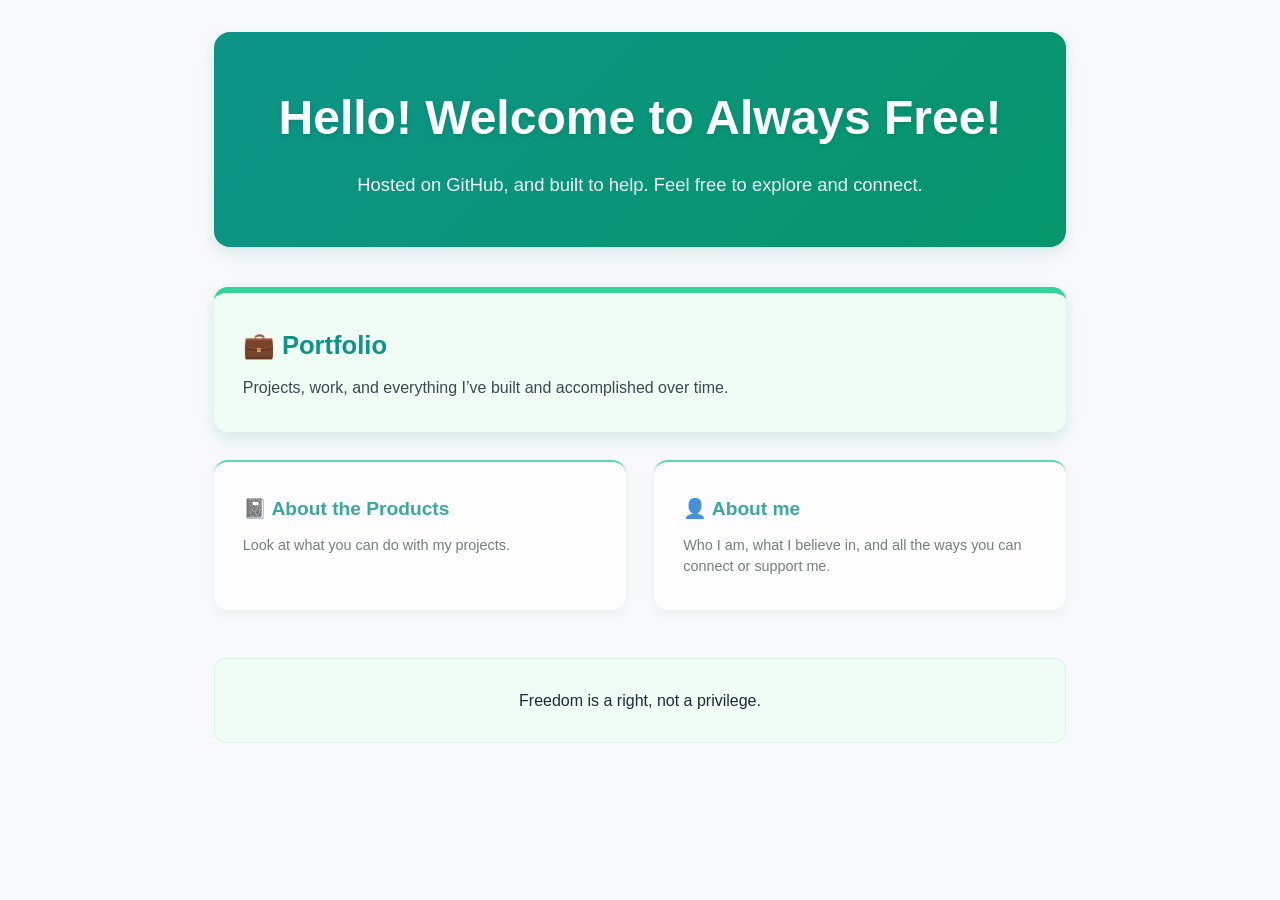
<file: index.html>
<!DOCTYPE html>
<html lang="en">
<head>
  <meta charset="UTF-8">
  <meta name="viewport" content="width=device-width, initial-scale=1.0">
  <title>Always Free</title>
  <link rel="stylesheet" href="style.css">
  <style>
    /* Matches your global theme */
    :root {
      --primary: #0D9488;
      --secondary: #34D399;
      --accent: #059669;
      --light: #F0FDF4;
      --neutral: #F3F4F6;
      --dark: #1F2937;
      --gray: #6B7280;
    }

    /* Header styling — bold & welcoming */
    .hero-header {
      text-align: center;
      padding: 3rem 1.5rem;
      background: linear-gradient(135deg, var(--primary) 0%, var(--accent) 100%);
      color: white;
      border-radius: 16px;
      margin-bottom: 2.5rem;
      box-shadow: 0 6px 16px rgba(13, 148, 136, 0.15);
    }
    .hero-header h1 {
      font-size: clamp(2rem, 5vw, 3rem);
      font-weight: 800;
      margin-bottom: 0.8rem;
      text-shadow: 0 2px 4px rgba(0,0,0,0.1);
    }
    .hero-header p {
      font-size: 1.15rem;
      opacity: 0.95;
      max-width: 600px;
      margin: 0 auto;
      line-height: 1.6;
    }

    /* Grid layout updated for new arrangement */
    .sites-grid {
      display: grid;
      grid-template-columns: 1fr;
      gap: 1.8rem;
      margin-bottom: 3rem;
    }
    .about-row {
      display: grid;
      grid-template-columns: repeat(auto-fit, minmax(280px, 1fr));
      gap: 1.8rem;
    }

    /* Base Card style — consistent with all your sections */
    .site-card {
      background: white;
      border-radius: 14px;
      padding: 2rem 1.8rem;
      text-decoration: none;
      color: inherit;
      border-top: 4px solid var(--secondary);
      box-shadow: 0 4px 12px rgba(0,0,0,0.05);
      transition: all 0.3s ease;
      display: flex;
      flex-direction: column;
      gap: 0.6rem;
    }
    .site-card:hover {
      transform: translateY(-6px);
      box-shadow: 0 10px 24px rgba(13, 148, 136, 0.12);
      border-top-color: var(--primary);
    }
    .site-card h3 {
      color: var(--primary);
      font-size: 1.4rem;
      font-weight: 700;
      display: flex;
      align-items: center;
      gap: 0.5rem;
    }
    .site-card p {
      color: var(--dark);
      font-size: 1rem;
      line-height: 1.5;
      opacity: 0.85;
    }

    /* Portfolio button — prominent */
    .site-card.portfolio-card {
      border-top-width: 6px;
      background: var(--light);
      box-shadow: 0 6px 16px rgba(13, 148, 136, 0.15);
    }
    .site-card.portfolio-card h3 {
      font-size: 1.6rem;
      font-weight: 800;
    }

    /* About buttons — smaller & less prominent */
    .site-card.about-card {
      opacity: 0.8;
      border-top-width: 2px;
    }
    .site-card.about-card h3 {
      font-size: 1.2rem;
      font-weight: 600;
    }
    .site-card.about-card p {
      font-size: 0.9rem;
      opacity: 0.75;
    }
    .site-card.about-card:hover {
      opacity: 1;
    }

    /* Footer styling — cohesive & elegant */
    .page-footer {
      text-align: center;
      padding: 1.8rem;
      background: var(--light);
      border-radius: 12px;
      color: var(--dark);
      font-weight: 500;
      border: 1px solid rgba(13, 148, 136, 0.1);
    }
    .page-footer strong {
      color: var(--accent);
      font-weight: 700;
      font-size: 1.05rem;
    }
  </style>
</head>
<body>
  <div class="container">

    <!-- Hero Header -->
    <header class="hero-header">
      <h1>Hello! Welcome to Always Free!</h1>
      <p>Hosted on GitHub, and built to help. Feel free to explore and connect.</p>
    </header>

    <!-- Navigation Cards -->
    <div class="sites-grid">
      <!-- Portfolio on top (full width) -->
      <a href="portfolio.html" class="site-card portfolio-card">
        <h3>💼 Portfolio</h3>
        <p>Projects, work, and everything I’ve built and accomplished over time.</p>
      </a>

      <!-- Two About cards below, side by side -->
      <div class="about-row">
        <a href="about-products.html" class="site-card about-card">
          <h3>📓 About the Products</h3>
          <p>Look at what you can do with my projects.</p>
        </a>

        <a href="about-me.html" class="site-card about-card">
          <h3>👤 About me</h3>
          <p>Who I am, what I believe in, and all the ways you can connect or support me.</p>
        </a>
      </div>
    </div>

    <!-- Footer -->
    <footer class="page-footer">
      <p>Freedom is a right, not a privilege.</p>
    </footer>

  </div>
</body>
</html>
</file>
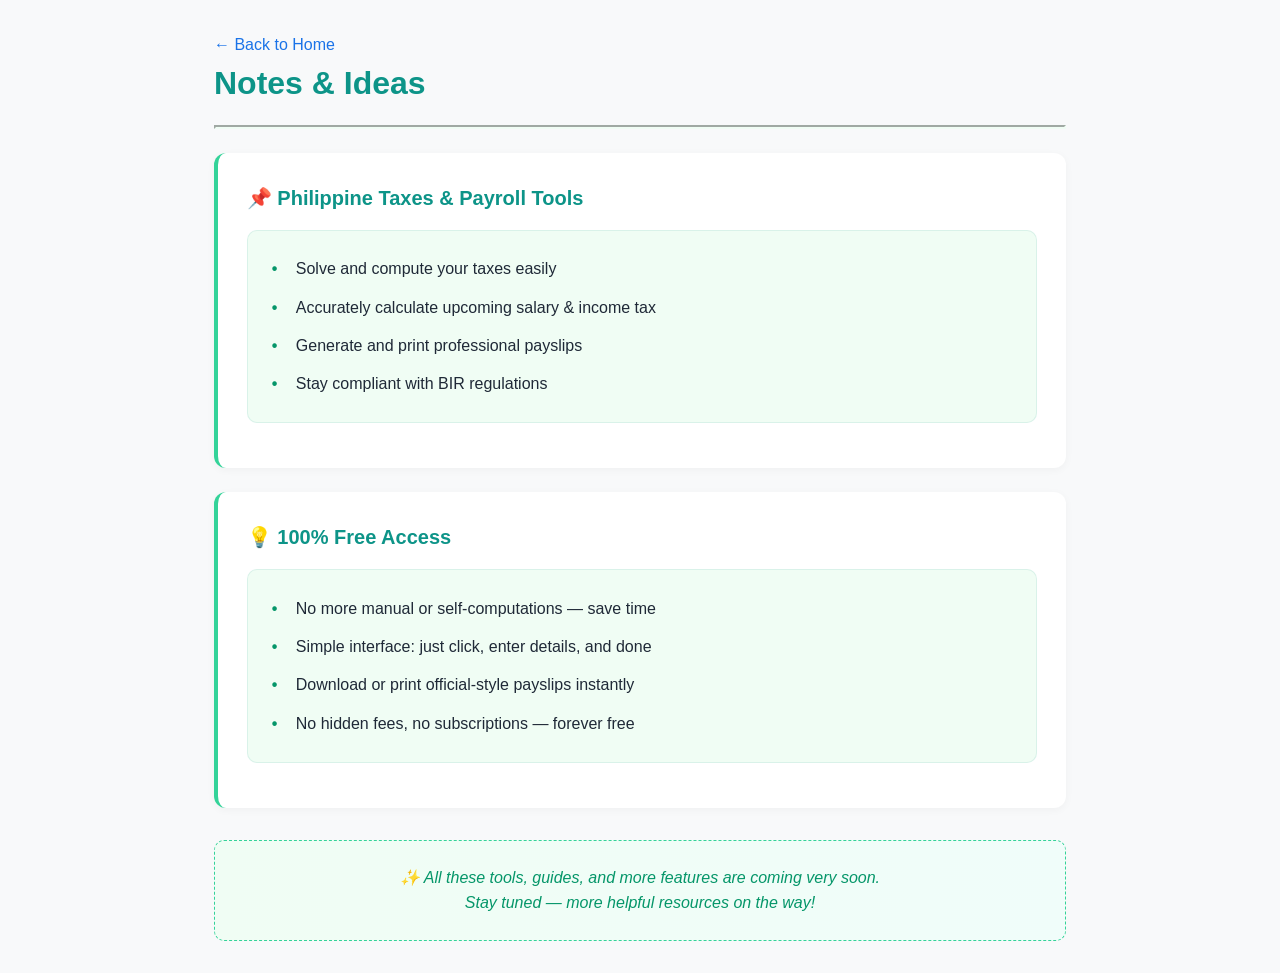
<file: about-products.html>
<!DOCTYPE html>
<html lang="en">
<head>
  <meta charset="UTF-8">
  <meta name="viewport" content="width=device-width, initial-scale=1.0">
  <title>About the Products | Always Free</title>
  <link rel="stylesheet" href="style.css">
  <style>
    /* Matches your global theme */
    :root {
      --primary: #0D9488;
      --secondary: #34D399;
      --accent: #059669;
      --light: #F0FDF4;
      --neutral: #F3F4F6;
      --dark: #1F2937;
      --gray: #6B7280;
    }

    /* Section card style — consistent with other pages */
    .note-card {
      background: white;
      border-radius: 12px;
      padding: 1.8rem;
      margin: 1.5rem 0;
      border-left: 4px solid var(--secondary);
      box-shadow: 0 2px 8px rgba(0,0,0,0.04);
      transition: transform 0.2s ease, box-shadow 0.2s ease;
    }
    .note-card:hover {
      transform: translateX(4px);
      box-shadow: 0 4px 12px rgba(0,0,0,00.08);
    }

    .note-card h3 {
      color: var(--primary);
      font-size: 1.25rem;
      font-weight: 700;
      margin-bottom: 1rem;
      display: flex;
      align-items: center;
      gap: 0.5rem;
    }

    .note-list {
      list-style: none;
      padding: 0;
      margin: 0;
    }
    .note-list li {
      position: relative;
      padding: 0.4rem 0 0.4rem 1.5rem;
      color: var(--dark);
      line-height: 1.6;
    }
    .note-list li::before {
      content: "•";
      color: var(--accent);
      font-weight: bold;
      position: absolute;
      left: 0;
    }

    .highlight-box {
      background: var(--light);
      border-radius: 10px;
      padding: 1.2rem 1.5rem;
      margin: 1rem 0;
      border: 1px solid rgba(13, 148, 136, 0.1);
    }

    .coming-soon {
      background: linear-gradient(to right, var(--light), #f0fdfa);
      border-radius: 10px;
      padding: 1.5rem;
      text-align: center;
      color: var(--accent);
      font-weight: 500;
      font-style: italic;
      margin-top: 2rem;
      border: 1px dashed var(--secondary);
    }
  </style>
</head>
<body>
  <div class="container">
    <a href="index.html">← Back to Home</a>

    <div class="page-content">
      <h1 style="color: var(--primary); font-size: 2rem; font-weight: 700;">Notes & Ideas</h1>
      <hr style="margin: 1rem 0; border-color: var(--light); border-width: 2px;">

      <!-- Philippine Taxes Section -->
      <div class="note-card">
        <h3>📌 Philippine Taxes & Payroll Tools</h3>
        <div class="highlight-box">
          <ul class="note-list">
            <li>Solve and compute your taxes easily</li>
            <li>Accurately calculate upcoming salary & income tax</li>
            <li>Generate and print professional payslips</li>
            <li>Stay compliant with BIR regulations</li>
          </ul>
        </div>
      </div>

      <!-- Free Access Section -->
      <div class="note-card">
        <h3>💡 100% Free Access</h3>
        <div class="highlight-box">
          <ul class="note-list">
            <li>No more manual or self-computations — save time</li>
            <li>Simple interface: just click, enter details, and done</li>
            <li>Download or print official-style payslips instantly</li>
            <li>No hidden fees, no subscriptions — forever free</li>
          </ul>
        </div>
      </div>

      <!-- Coming Soon -->
      <div class="coming-soon">
        ✨ All these tools, guides, and more features are coming very soon.<br>
        Stay tuned — more helpful resources on the way!
      </div>

    </div>
  </div>
</body>
</html>
</file>
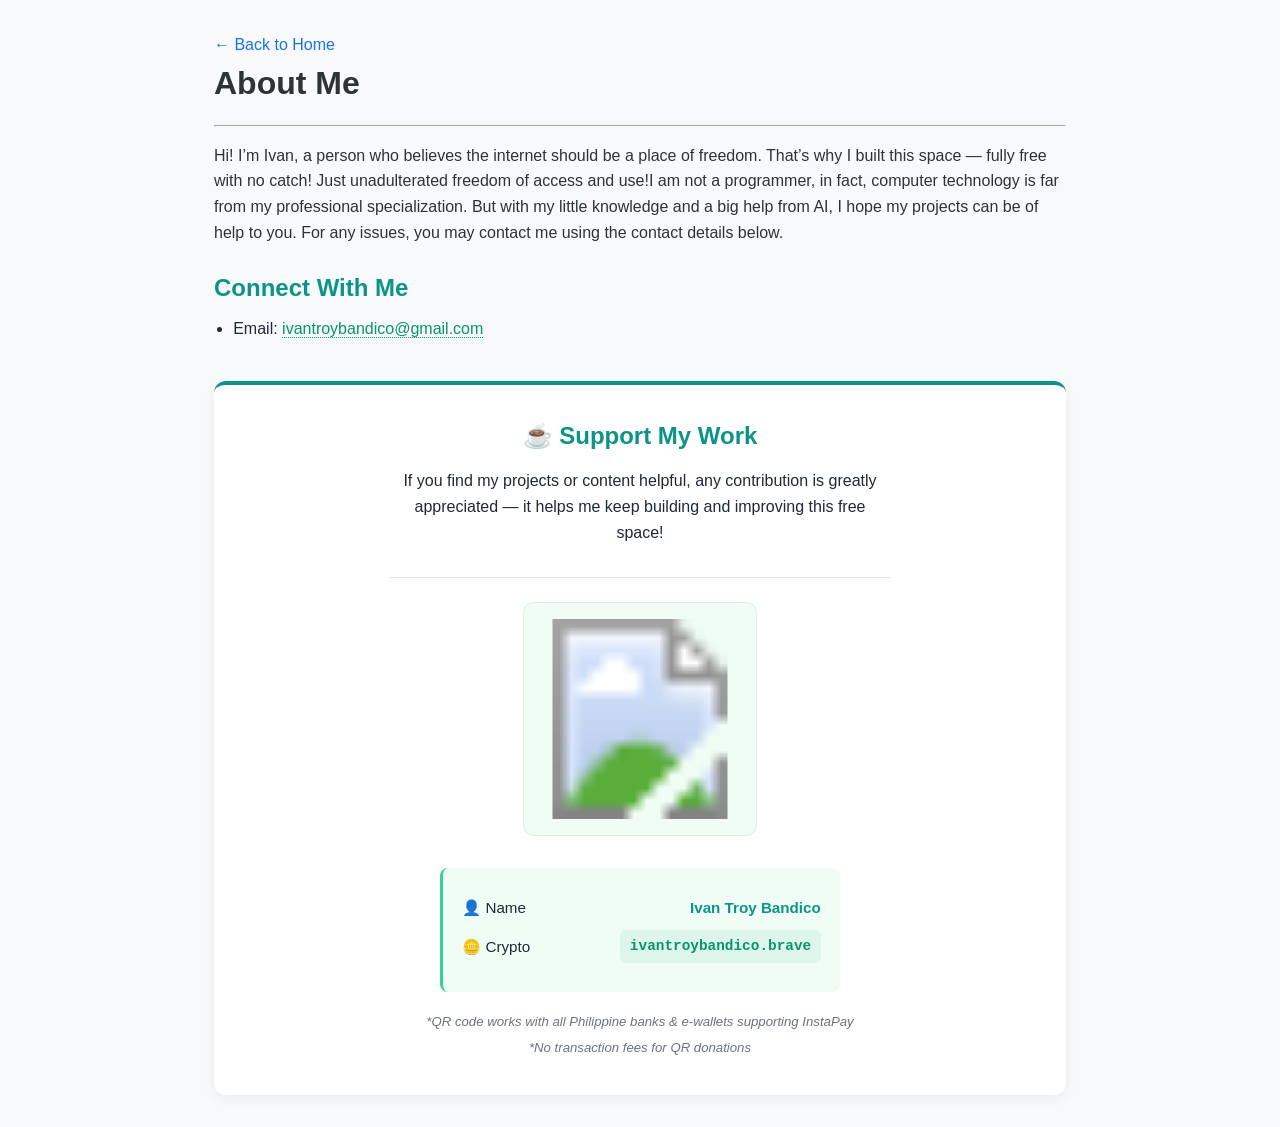
<file: about.html>
<!DOCTYPE html>
<html lang="en">
<head>
  <meta charset="UTF-8">
  <meta name="viewport" content="width=device-width, initial-scale=1.0">
  <title>About Me | ivantportfolio</title>
  <link rel="stylesheet" href="../../style.css">
  <style>
    /* Matches your main theme colors & style */
    :root {
      --primary: #0D9488;
      --secondary: #34D399;
      --accent: #059669;
      --light: #F0FDF4;
      --neutral: #F3F4F6;
      --dark: #1F2937;
      --gray: #6B7280;
    }

    /* Enhanced donation section — consistent with your card design */
    .donation-section {
      background: white;
      border-radius: 12px;
      padding: 2rem;
      margin-top: 2.5rem;
      border-top: 4px solid var(--primary);
      box-shadow: 0 4px 12px rgba(0,0,0,0.05);
      transition: transform 0.3s ease, box-shadow 0.3s ease;
      text-align: center;
    }
    .donation-section:hover {
      transform: translateY(-3px);
      box-shadow: 0 8px 20px rgba(0,0,0,0.08);
    }

    .donation-section h2 {
      color: var(--primary);
      font-size: 1.5rem;
      font-weight: 700;
      margin-bottom: 0.8rem;
      display: flex;
      align-items: center;
      justify-content: center;
      gap: 0.5rem;
    }
    .donation-section p.intro {
      color: var(--dark);
      font-size: 1rem;
      max-width: 500px;
      margin: 0 auto 1.5rem;
      line-height: 1.6;
    }

    /* QR Code styling — clean & framed */
    .qr-wrapper {
      background: var(--light);
      padding: 1rem;
      border-radius: 10px;
      display: inline-block;
      margin-bottom: 1.5rem;
      border: 1px solid rgba(13, 148, 136, 0.1);
    }
    .qr-code {
      width: 200px;
      height: 200px;
      display: block;
      border-radius: 6px;
    }

    /* Payment options layout — clean list style */
    .payment-options {
      text-align: left;
      max-width: 400px;
      margin: 0 auto 1.2rem;
      background: var(--light);
      padding: 1.2rem;
      border-radius: 8px;
      border-left: 3px solid var(--secondary);
    }
    .payment-options p {
      margin: 0.6rem 0;
      font-size: 0.95rem;
      color: var(--dark);
      display: flex;
      justify-content: space-between;
      align-items: center;
    }
    .payment-options p strong {
      color: var(--primary);
    }

    /* Notes styling — subtle & small */
    .note {
      font-size: 0.825rem;
      color: var(--gray);
      margin: 0.3rem 0;
      font-style: italic;
    }

    /* Highlight crypto address like your links */
    .crypto-address {
      background: rgba(13, 148, 136, 0.08);
      padding: 0.3rem 0.6rem;
      border-radius: 6px;
      font-weight: 600;
      color: var(--accent);
      font-family: monospace;
      font-size: 0.9rem;
    }
  </style>
</head>
<body>
  <div class="container">
    <a href="index.html">← Back to Home</a>

    <div class="page-content">
      <h1>About Me</h1>
      <hr style="margin: 1rem 0; border-color: var(--light);">

      <p>Hi! I’m Ivan, a person who believes the internet should be a place of freedom. That’s why I built this space — fully free with no catch! Just unadulterated freedom of access and use!I am not a programmer, in fact, computer technology is far from my professional specialization. But with my little knowledge and a big help from AI, I hope my projects can be of help to you. For any issues, you may contact me using the contact details below.</p>

      <h2 style="margin-top: 1.5rem; color: var(--primary);">Connect With Me</h2>
      <ul style="list-style: disc; padding-left: 1.2rem; color: var(--dark);">
        <li style="margin: 0.5rem 0;">Email: <a href="mailto:ivantroybandico@gmail.com" style="color: var(--accent); text-decoration: none; border-bottom: 1px dotted var(--accent);">ivantroybandico@gmail.com</a></li>
      </ul>


      <!-- ✅ IMPROVED DONATION SECTION -->
      <div class="donation-section">
        <h2>☕ Support My Work</h2>
        <p class="intro">If you find my projects or content helpful, any contribution is greatly appreciated — it helps me keep building and improving this free space!</p>

        <!-- QR Code — now embedded properly, works offline -->
        <div class="qr-wrapper">
          <svg width="200" height="200" xmlns="http://www.w3.org/2000/svg" class="qr-code">
            <image 
              href="https://api.qrserver.com/v1/create-qr-code/?size=200x200&data=00020101021128500011ph.ppmi.p2m0111PAPHPHM1XXX030920180619605033105204539953036085802PH5917IVAN%20TROY%20BANDICO6008Midsayap62440014com.paymaya.qr05227D6PJoHDKxdsBHwvkftZpD6304391D" 
              width="200" 
              height="200"
              alt="QRPh"
            />
          </svg>
        </div>

        <div class="payment-options">
          <p><span>👤 Name</span> <strong>Ivan Troy Bandico</strong></p>
          <p><span>🪙 Crypto</span> <span class="crypto-address">ivantroybandico.brave</span></p>
        </div>

        <p class="note">*QR code works with all Philippine banks & e-wallets supporting InstaPay</p>
        <p class="note">*No transaction fees for QR donations</p>
      </div>
      <!-- ✅ END OF DONATION SECTION -->


    </div>
  </div>
</body>
</html>
</file>
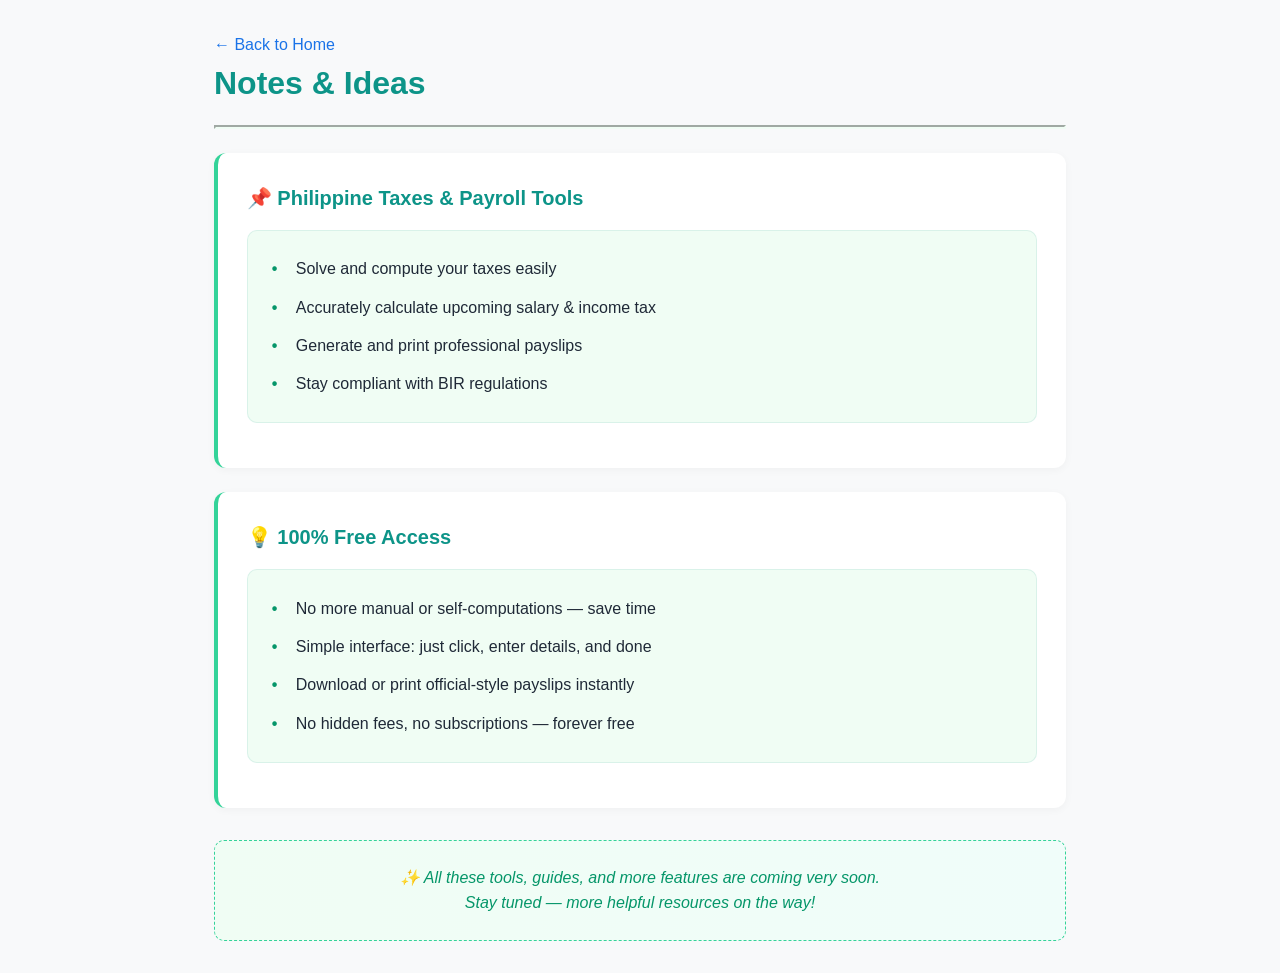
<file: notes.html>
<!DOCTYPE html>
<html lang="en">
<head>
  <meta charset="UTF-8">
  <meta name="viewport" content="width=device-width, initial-scale=1.0">
  <title>About the Products</title>
  <link rel="stylesheet" href="style.css">
  <style>
    /* Matches your global theme */
    :root {
      --primary: #0D9488;
      --secondary: #34D399;
      --accent: #059669;
      --light: #F0FDF4;
      --neutral: #F3F4F6;
      --dark: #1F2937;
      --gray: #6B7280;
    }

    /* Section card style — consistent with other pages */
    .note-card {
      background: white;
      border-radius: 12px;
      padding: 1.8rem;
      margin: 1.5rem 0;
      border-left: 4px solid var(--secondary);
      box-shadow: 0 2px 8px rgba(0,0,0,0.04);
      transition: transform 0.2s ease, box-shadow 0.2s ease;
    }
    .note-card:hover {
      transform: translateX(4px);
      box-shadow: 0 4px 12px rgba(0,0,0,00.08);
    }

    .note-card h3 {
      color: var(--primary);
      font-size: 1.25rem;
      font-weight: 700;
      margin-bottom: 1rem;
      display: flex;
      align-items: center;
      gap: 0.5rem;
    }

    .note-list {
      list-style: none;
      padding: 0;
      margin: 0;
    }
    .note-list li {
      position: relative;
      padding: 0.4rem 0 0.4rem 1.5rem;
      color: var(--dark);
      line-height: 1.6;
    }
    .note-list li::before {
      content: "•";
      color: var(--accent);
      font-weight: bold;
      position: absolute;
      left: 0;
    }

    .highlight-box {
      background: var(--light);
      border-radius: 10px;
      padding: 1.2rem 1.5rem;
      margin: 1rem 0;
      border: 1px solid rgba(13, 148, 136, 0.1);
    }

    .coming-soon {
      background: linear-gradient(to right, var(--light), #f0fdfa);
      border-radius: 10px;
      padding: 1.5rem;
      text-align: center;
      color: var(--accent);
      font-weight: 500;
      font-style: italic;
      margin-top: 2rem;
      border: 1px dashed var(--secondary);
    }
  </style>
</head>
<body>
  <div class="container">
    <a href="index.html">← Back to Home</a>

    <div class="page-content">
      <h1 style="color: var(--primary); font-size: 2rem; font-weight: 700;">Notes & Ideas</h1>
      <hr style="margin: 1rem 0; border-color: var(--light); border-width: 2px;">

      <!-- Philippine Taxes Section -->
      <div class="note-card">
        <h3>📌 Philippine Taxes & Payroll Tools</h3>
        <div class="highlight-box">
          <ul class="note-list">
            <li>Solve and compute your taxes easily</li>
            <li>Accurately calculate upcoming salary & income tax</li>
            <li>Generate and print professional payslips</li>
            <li>Stay compliant with BIR regulations</li>
          </ul>
        </div>
      </div>

      <!-- Free Access Section -->
      <div class="note-card">
        <h3>💡 100% Free Access</h3>
        <div class="highlight-box">
          <ul class="note-list">
            <li>No more manual or self-computations — save time</li>
            <li>Simple interface: just click, enter details, and done</li>
            <li>Download or print official-style payslips instantly</li>
            <li>No hidden fees, no subscriptions — forever free</li>
          </ul>
        </div>
      </div>

      <!-- Coming Soon -->
      <div class="coming-soon">
        ✨ All these tools, guides, and more features are coming very soon.<br>
        Stay tuned — more helpful resources on the way!
      </div>

    </div>
  </div>
</body>
</html>
</file>
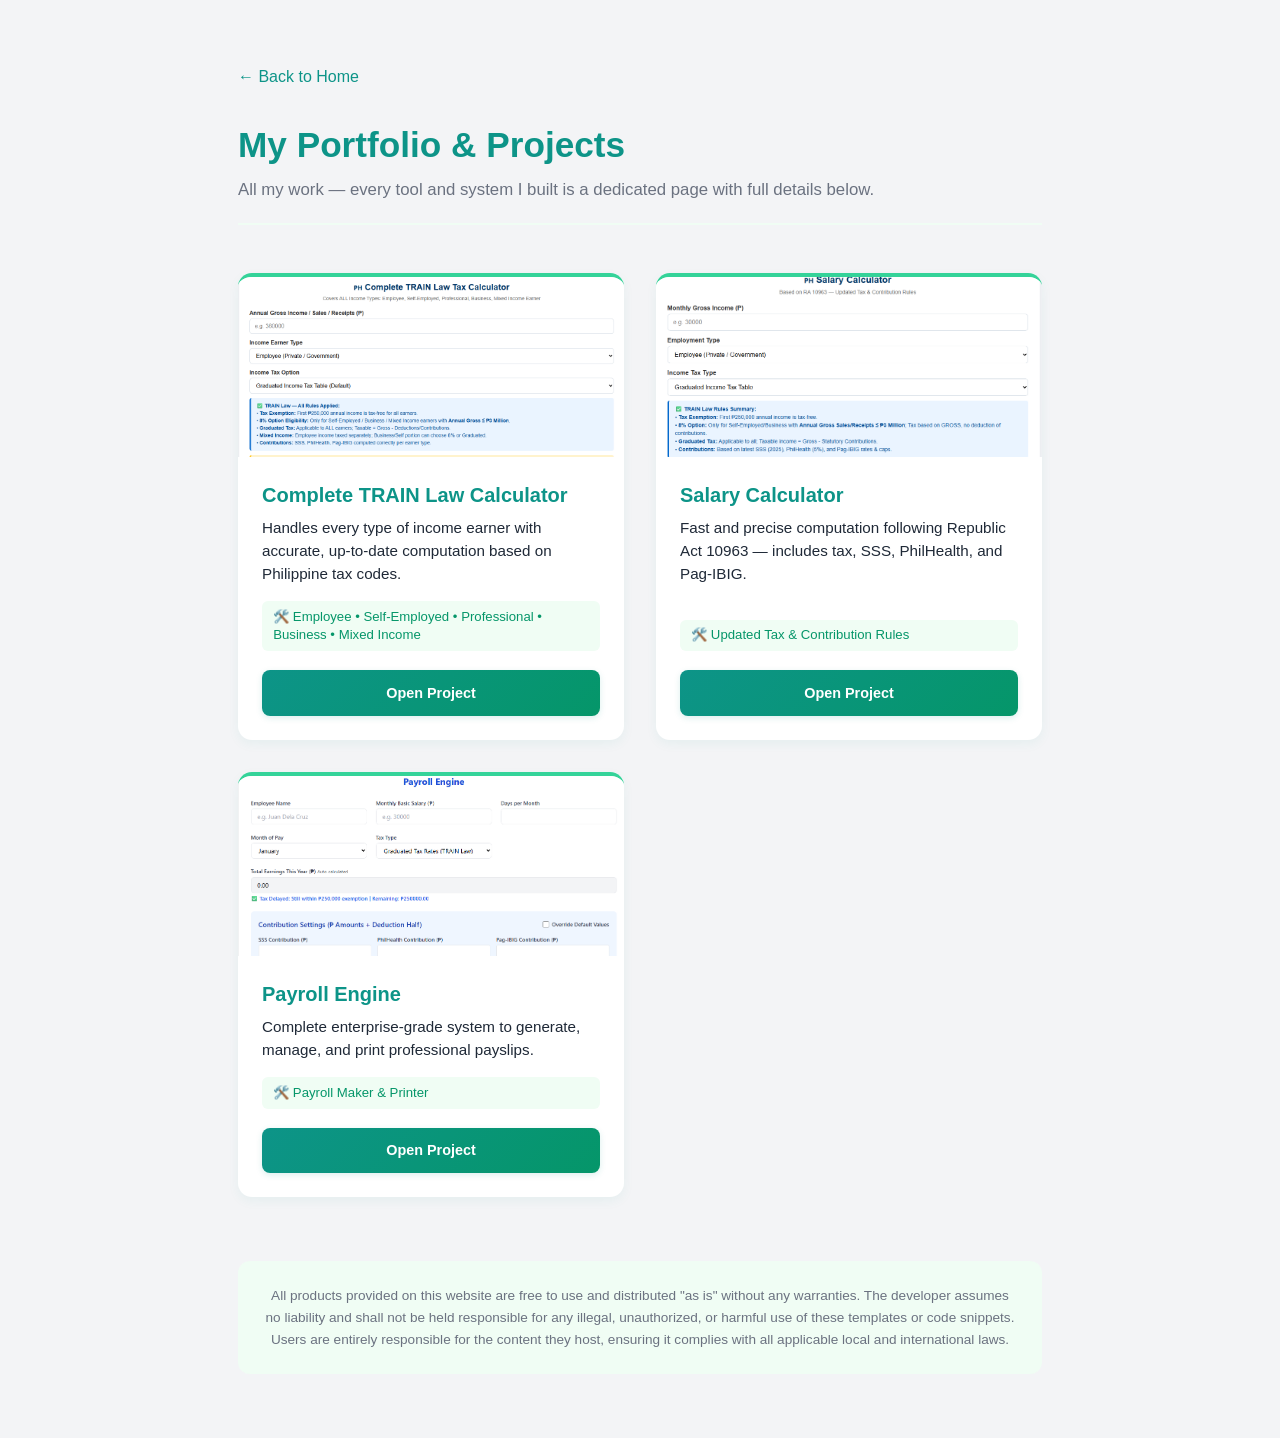
<file: portfolio.html>
<!DOCTYPE html>
<html lang="en">
<head>
  <meta charset="UTF-8">
  <meta name="viewport" content="width=device-width, initial-scale=1.0">
  <title>Portfolio | Always Free</title>
  <link rel="stylesheet" href="style.css">
  <style>
    /* --------------------------
    🔧 OPTIMIZED BASE & VARIABLES
    -------------------------- */
    :root {
      --primary: #0D9488;       /* Deep Teal Green */
      --secondary: #34D399;     /* Soft Emerald Green */
      --accent: #059669;        /* Rich Green */
      --light: #F0FDF4;         /* Very Light Green */
      --neutral: #F3F4F6;       /* Neutral Background */
      --dark: #1F2937;          /* Dark Gray */
      --gray: #6B7280;          /* Medium Gray */
      --white: #ffffff;
      --shadow-sm: 0 2px 6px rgba(13, 148, 136, 0.15);
      --shadow-md: 0 4px 12px rgba(13, 148, 136, 0.06);
      --shadow-lg: 0 10px 24px rgba(13, 148, 136, 0.12);
      --transition: all 0.3s ease;
      --transition-fast: all 0.2s ease;
    }

    /* Simple CSS Reset — removes default browser spacing */
    * {
      margin: 0;
      padding: 0;
      box-sizing: border-box;
    }

    body {
      font-family: 'Segoe UI', Roboto, Oxygen, Ubuntu, Cantarell, sans-serif;
      background-color: var(--neutral);
      color: var(--dark);
      line-height: 1.6;
      min-height: 100vh;
    }

    .container {
      max-width: 1200px;
      margin: 0 auto;
      padding: 2rem 1.5rem;
    }

    /* Back Link — improved style */
    a[href="index.html"] {
      display: inline-block;
      color: var(--primary);
      font-weight: 500;
      text-decoration: none;
      margin-bottom: 2rem;
      transition: var(--transition-fast);
    }
    a[href="index.html"]:hover {
      color: var(--accent);
      transform: translateX(-3px);
    }

    /* --------------------------
    📝 PAGE HEADER
    -------------------------- */
    .page-header {
      margin-bottom: 3rem;
      padding-bottom: 1.2rem;
      border-bottom: 2px solid var(--light);
    }
    .page-header h1 {
      color: var(--primary);
      font-size: clamp(1.8rem, 3vw, 2.2rem);
      font-weight: 700;
      margin-bottom: 0.6rem;
      line-height: 1.3;
    }
    .page-header p {
      color: var(--gray);
      font-size: 1.05rem;
      max-width: 650px;
    }

    /* --------------------------
    📊 PROJECTS GRID
    -------------------------- */
    .projects-grid {
      display: grid;
      grid-template-columns: repeat(auto-fit, minmax(290px, 1fr));
      gap: 2rem;
    }

    /* --------------------------
    🟩 PROJECT CARD
    -------------------------- */
    .project-card {
      background: var(--white);
      border-radius: 14px;
      overflow: hidden;
      border-top: 4px solid var(--secondary);
      box-shadow: var(--shadow-md);
      transition: var(--transition);
      height: 100%;
      display: flex;
      flex-direction: column;
    }
    .project-card:hover {
      transform: translateY(-6px);
      box-shadow: var(--shadow-lg);
      border-top-color: var(--primary);
    }

    /* Image Section */
    .project-img-wrapper {
      position: relative;
      overflow: hidden;
      background-color: var(--light);
    }
    .project-img {
      width: 100%;
      height: 180px;
      object-fit: cover;
      transition: transform 0.4s ease;
      /* Prevents image distortion */
      display: block;
    }
    .project-card:hover .project-img {
      transform: scale(1.05);
    }

    /* Content Area */
    .project-info {
      padding: 1.5rem;
      flex-grow: 1;
      display: flex;
      flex-direction: column;
    }
    .project-info h3 {
      color: var(--primary);
      font-size: 1.25rem;
      font-weight: 700;
      margin-bottom: 0.5rem;
      line-height: 1.4;
    }
    .project-desc {
      color: var(--dark);
      font-size: 0.95rem;
      line-height: 1.5;
      margin-bottom: 1rem;
      flex-grow: 1; /* Pushes button to bottom */
    }

    /* Tech Stack Tag */
    .tech-stack {
      font-size: 0.825rem;
      color: var(--accent);
      background-color: var(--light);
      padding: 0.4rem 0.7rem;
      border-radius: 6px;
      display: inline-block;
      margin-bottom: 1.2rem;
      font-weight: 500;
      line-height: 1.4;
    }

    /* Action Button */
    .open-btn {
      display: block;
      width: 100%;
      padding: 0.7rem 1.2rem;
      background: linear-gradient(135deg, var(--primary) 0%, var(--accent) 100%);
      color: var(--white) !important;
      text-decoration: none;
      border-radius: 8px;
      font-weight: 600;
      font-size: 0.9rem;
      text-align: center;
      transition: var(--transition-fast);
      box-shadow: var(--shadow-sm);
    }
    .open-btn:hover {
      opacity: 0.92;
      transform: translateY(-2px);
      color: var(--white) !important;
      box-shadow: 0 4px 10px rgba(13, 148, 136, 0.2);
    }

    /* --------------------------
    🦶 FOOTER
    -------------------------- */
    .page-footer {
      margin-top: 4rem;
      padding: 1.5rem;
      background-color: var(--light);
      border-radius: 12px;
      color: var(--gray);
      font-size: 0.85rem;
      line-height: 1.6;
      text-align: center;
    }

    /* --------------------------
    📱 RESPONSIVE IMPROVEMENTS
    -------------------------- */
    @media (max-width: 768px) {
      .container {
        padding: 1.5rem 1rem;
      }
      .page-header {
        margin-bottom: 2rem;
      }
      .project-img {
        height: 160px;
      }
    }

    @media (max-width: 480px) {
      .page-header h1 {
        font-size: 1.6rem;
      }
      .open-btn {
        padding: 0.8rem;
      }
    }
  </style>
</head>
<body>
  <div class="container">
    <a href="index.html">← Back to Home</a>

    <div class="page-content">
      <!-- Page Header -->
      <div class="page-header">
        <h1>My Portfolio & Projects</h1>
        <p>All my work — every tool and system I built is a dedicated page with full details below.</p>
      </div>

      <div class="projects-grid">

        <!-- ✅ PROJECT 1 -->
        <div class="project-card">
          <div class="project-img-wrapper">
            <img src="images/project1.png" alt="Complete TRAIN Law Calculator" class="project-img" loading="lazy">
          </div>
          <div class="project-info">
            <h3>Complete TRAIN Law Calculator</h3>
            <p class="project-desc">Handles every type of income earner with accurate, up-to-date computation based on Philippine tax codes.</p>
            <div class="tech-stack">🛠️ Employee • Self-Employed • Professional • Business • Mixed Income</div>
            <a href="project1.html" class="open-btn">Open Project</a>
          </div>
        </div>

        <!-- ✅ PROJECT 2 -->
        <div class="project-card">
          <div class="project-img-wrapper">
            <img src="images/project2.png" alt="Salary Calculator" class="project-img" loading="lazy">
          </div>
          <div class="project-info">
            <h3>Salary Calculator</h3>
            <p class="project-desc">Fast and precise computation following Republic Act 10963 — includes tax, SSS, PhilHealth, and Pag-IBIG.</p>
            <div class="tech-stack">🛠️ Updated Tax & Contribution Rules</div>
            <a href="project2.html" class="open-btn">Open Project</a>
          </div>
        </div>

        <!-- ✅ PROJECT 3 -->
        <div class="project-card">
          <div class="project-img-wrapper">
            <img src="images/project3.png" alt="Payroll Engine" class="project-img" loading="lazy">
          </div>
          <div class="project-info">
            <h3>Payroll Engine</h3>
            <p class="project-desc">Complete enterprise-grade system to generate, manage, and print professional payslips.</p>
            <div class="tech-stack">🛠️ Payroll Maker & Printer</div>
            <a href="project3.html" class="open-btn">Open Project</a>
          </div>
        </div>

        <!-- ✅ ADD MORE PROJECTS — COPY THIS BLOCK ↓
        <div class="project-card">
          <div class="project-img-wrapper">
            <img src="../assets/images/NEW_IMAGE.png" alt="New Project" class="project-img" loading="lazy">
          </div>
          <div class="project-info">
            <h3>New Project Name</h3>
            <p class="project-desc">Short description of your project page and its purpose.</p>
            <div class="tech-stack">🛠️ Features / Scope</div>
            <a href="./YOUR_FOLDER_NAME/" class="open-btn">Open Project</a>
          </div>
        </div>
        -->

      </div>

    <!-- Footer -->
    <footer class="page-footer">
      <p>All products provided on this website are free to use and distributed "as is" without any warranties. The developer assumes no liability and shall not be held responsible for any illegal, unauthorized, or harmful use of these templates or code snippets. Users are entirely responsible for the content they host, ensuring it complies with all applicable local and international laws.</p>
    </footer>

    </div>
  </div>
</body>
</html>
</file>
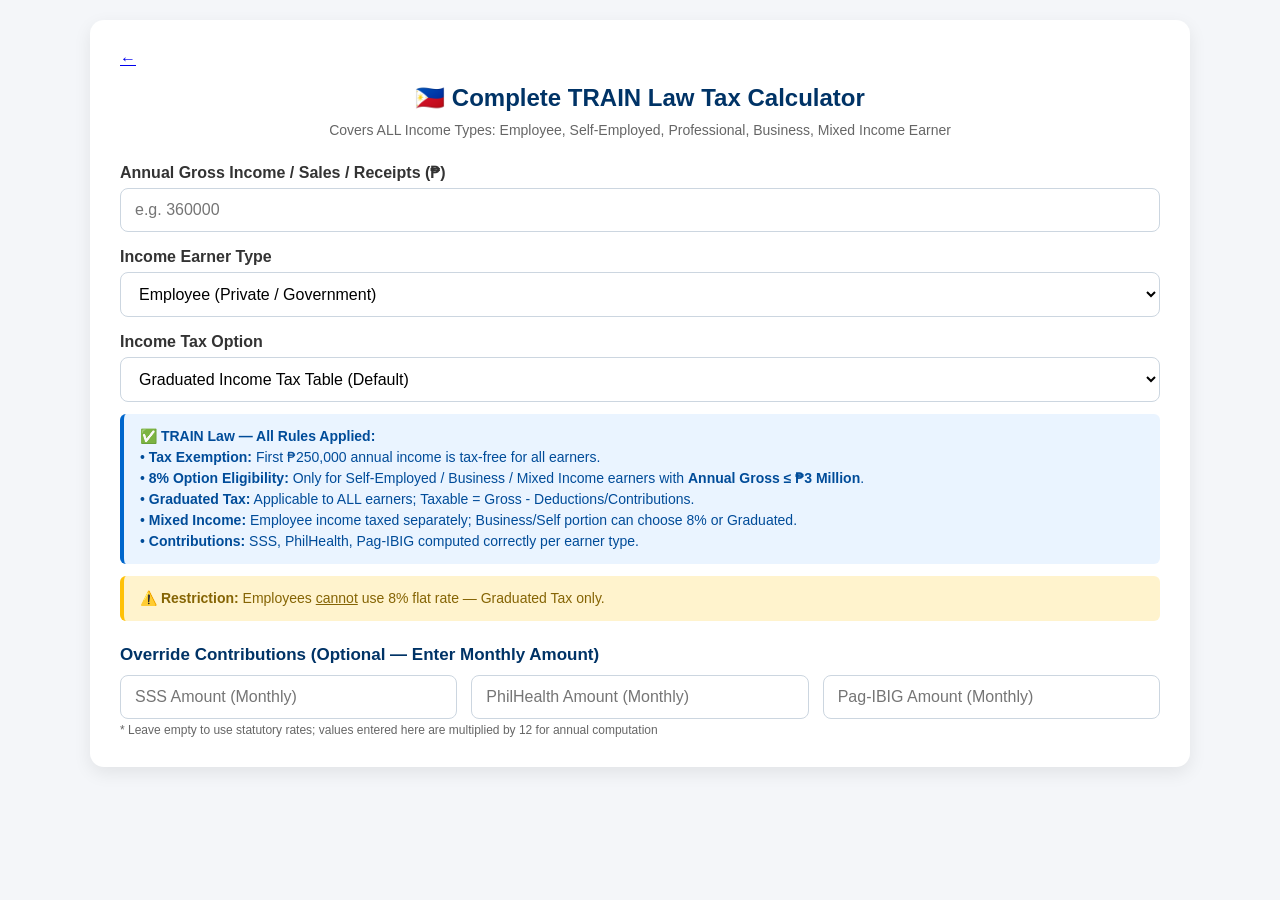
<file: project1.html>
<!DOCTYPE html>
<html lang="en">
<head>
<meta charset="UTF-8" />
<meta name="viewport" content="width=device-width, initial-scale=1.0"/>
<title>Complete TRAIN Law Tax Calculator</title>

<style>
  * {
    box-sizing: border-box;
  }
  body{
    font-family: 'Arial', sans-serif;
    background-color: #f4f6f9;
    margin:0;
    padding:20px;
  }

  .container{
    max-width:1100px;
    margin:auto;
    background:#ffffff;
    padding:30px;
    border-radius:14px;
    box-shadow: 0 6px 18px rgba(0,0,0,0.08);
  }

  h1{
    text-align:center;
    color:#003366;
    margin-bottom:10px;
    font-size:24px;
  }

  .subtitle {
    text-align:center;
    color:#666;
    font-size:14px;
    margin-bottom:25px;
  }

  label{
    display:block;
    margin-top:16px;
    margin-bottom:6px;
    font-weight:600;
    color:#333;
  }

  input, select{
    width:100%;
    padding:12px 14px;
    border-radius:8px;
    border:1px solid #ccd6e0;
    font-size:16px;
    background-color:#fff;
    transition: border 0.2s;
  }

  input:focus, select:focus{
    outline:none;
    border-color:#0066cc;
  }

  .grid{
    display:grid;
    grid-template-columns: repeat(auto-fit, minmax(240px, 1fr));
    gap:14px;
    margin-top:8px;
  }

  .note-box {
    background-color: #eaf4ff;
    border-left:4px solid #0066cc;
    padding:12px 16px;
    border-radius:6px;
    margin:12px 0;
    font-size:14px;
    color:#004c99;
    line-height:1.5;
  }

  .warning-note{
    background-color: #fff3cd;
    border-left:4px solid #ffc107;
    color:#856404;
  }

  .disabled-note{
    color:#b00020;
    font-size:13px;
    margin-top:6px;
  }

  .result{
    margin-top:24px;
    background-color:#eef5ff;
    padding:22px 26px;
    border-radius:12px;
    display:none;
  }

  .result h3{
    color:#003366;
    margin-top:0;
    margin-bottom:16px;
    font-size:18px;
  }

  .line{
    display:flex;
    justify-content:space-between;
    padding:6px 0;
    font-size:15px;
  }

  .line.total-contrib {
    font-weight:600;
    color:#004c99;
  }

  .line.net{
    font-size:22px;
    font-weight:bold;
    color:#00882b;
    border-top:1px solid #bcd2e8;
    padding-top:12px;
    margin-top:4px;
  }

  hr {
    border: none;
    border-top:1px solid #dde6f0;
    margin:20px 0;
  }

  .section-heading {
    font-size:17px;
    font-weight: bold;
    color:#003366;
    margin:24px 0 10px;
  }
</style>
</head>
    
<body>

<div class="container">
 
    <a href="portfolio.html" class="back-link"><strong>←</strong></a>

<h1>🇵🇭 Complete TRAIN Law Tax Calculator</h1>
<div class="subtitle">Covers ALL Income Types: Employee, Self-Employed, Professional, Business, Mixed Income Earner</div>

<label>Annual Gross Income / Sales / Receipts (₱)</label>
<input type="number" id="annualGross" placeholder="e.g. 360000" oninput="calculate()">

<label>Income Earner Type</label>
<select id="earnerType" onchange="calculate()">
  <option value="employee">Employee (Private / Government)</option>
  <option value="self">Self-Employed / Professional</option>
  <option value="business">Sole Proprietor / Business Owner</option>
  <option value="mixed_emp">Mixed Income Earner: Employee + Business</option>
  <option value="mixed_self">Mixed Income Earner: Self-Employed + Business</option>
</select>

<label>Income Tax Option</label>
<select id="taxType" onchange="calculate()">
  <option value="graduated">Graduated Income Tax Table (Default)</option>
  <option value="8percent">8% Flat Income Tax Rate (Optional)</option>
</select>

<div id="taxNote" class="disabled-note"></div>

<div class="note-box">
  ✅ <strong>TRAIN Law — All Rules Applied:</strong><br>
  • <strong>Tax Exemption:</strong> First ₱250,000 annual income is tax-free for all earners.<br>
  • <strong>8% Option Eligibility:</strong> Only for Self-Employed / Business / Mixed Income earners with <strong>Annual Gross ≤ ₱3 Million</strong>.<br>
  • <strong>Graduated Tax:</strong> Applicable to ALL earners; Taxable = Gross - Deductions/Contributions.<br>
  • <strong>Mixed Income:</strong> Employee income taxed separately; Business/Self portion can choose 8% or Graduated.<br>
  • <strong>Contributions:</strong> SSS, PhilHealth, Pag-IBIG computed correctly per earner type.
</div>

<div class="note-box warning-note">
  ⚠️ <strong>Restriction:</strong> Employees <u>cannot</u> use 8% flat rate — Graduated Tax only.
</div>

<div class="section-heading">Override Contributions (Optional — Enter Monthly Amount)</div>
<div class="grid">
  <div>
    <input id="sssInput" type="number" placeholder="SSS Amount (Monthly)" oninput="calculate()">
  </div>
  <div>
    <input id="philInput" type="number" placeholder="PhilHealth Amount (Monthly)" oninput="calculate()">
  </div>
  <div>
    <input id="pagibigInput" type="number" placeholder="Pag-IBIG Amount (Monthly)" oninput="calculate()">
  </div>
</div>
<div style="font-size:12px; color:#666; margin-top:4px;">* Leave empty to use statutory rates; values entered here are multiplied by 12 for annual computation</div>

<div class="result" id="result">

  <h3>📊 Annual Tax Computation Summary</h3>

  <div class="line"><span>Total Annual Gross Income</span><span id="g"></span></div>
  <div class="line"><span>SSS Contribution (Annual)</span><span id="s"></span></div>
  <div class="line"><span>PhilHealth Contribution (Annual)</span><span id="p"></span></div>
  <div class="line"><span>Pag-IBIG Contribution (Annual)</span><span id="pi"></span></div>

  <div class="line total-contrib"><span>Total Statutory Contributions</span><span id="c"></span></div>
  <div class="line"><span>Allowable Deduction (₱250K or Actual)</span><span id="ded"></span></div>
  <div class="line"><span>Taxable Income</span><span id="t"></span></div>
  <div class="line"><span>Income Tax Due</span><span id="tx"></span></div>

  <div class="line net"><span>📌 Net Annual Income</span><span id="n"></span></div>

  <hr>

  <h3>📅 Monthly Equivalent</h3>
  <div class="line"><span>Monthly Net Income</span><span id="mn"></span></div>

</div>

</div>

<script>

function money(x){
  return "₱ " + x.toLocaleString('en-PH', {minimumFractionDigits:2, maximumFractionDigits:2});
}

function calculate(){

  let annualGross = parseFloat(document.getElementById("annualGross").value);
  let earnerType = document.getElementById("earnerType").value;
  let taxType = document.getElementById("taxType").value;

  if(!annualGross || annualGross <= 0){
    document.getElementById("result").style.display = "none";
    return;
  }

  let note = "";
  const taxSelect = document.getElementById("taxType");

  // ==========================================
  // ✅ ELIGIBILITY RULES FOR ALL TYPES
  // ==========================================
  const isEmployee = earnerType === "employee";
  const isSelfOrBus = ["self", "business"].includes(earnerType);
  const isMixed = earnerType.startsWith("mixed_");

  const allowed8Percent = !isEmployee && annualGross <= 3000000;

  // Handle invalid selection
  if (!allowed8Percent) {
    if (taxType === "8percent") {
      taxType = "graduated";
      taxSelect.value = "graduated";
    }
    taxSelect.options[1].disabled = true;

    if (isEmployee) {
      note = "⚠️ 8% rate NOT allowed: Employees must use Graduated Tax Table.";
    } else if (annualGross > 3000000) {
      note = "⚠️ 8% rate NOT allowed: Annual gross exceeds ₱3,000,000 — Graduated Tax applies.";
    }
  } else {
    taxSelect.options[1].disabled = false;
  }
  document.getElementById("taxNote").innerText = note;

  // ==========================================
  // ✅ CONTRIBUTIONS — Override now accepts MONTHLY values
  // ==========================================
  const sssInput = document.getElementById("sssInput").value;
  const philInput = document.getElementById("philInput").value;
  const pagibigInput = document.getElementById("pagibigInput").value;

  let monthlyGross = annualGross / 12;

  // --- SSS ---
  let sss;
  if (sssInput !== "") {
    // Convert user-entered monthly value to annual
    sss = parseFloat(sssInput) * 12;
  } else {
    const mscCap = 30000; // Monthly MSC cap
    const sssBase = Math.min(monthlyGross, mscCap);
    const sssRate = isEmployee ? 0.045 : 0.11;
    sss = sssBase * sssRate * 12;
  }

  // --- PhilHealth ---
  let phil;
  if (philInput !== "") {
    // Convert user-entered monthly value to annual
    phil = parseFloat(philInput) * 12;
  } else {
    const floor = 10000;
    const ceiling = 100000;
    const philBase = Math.max(floor, Math.min(monthlyGross, ceiling));
    const philRate = isEmployee ? 0.025 : 0.05; // Employee pays half
    phil = philBase * philRate * 12;
  }

  // --- Pag-IBIG ---
  let pagibig;
  if (pagibigInput !== "") {
    // Convert user-entered monthly value to annual
    pagibig = parseFloat(pagibigInput) * 12;
  } else {
    const baseCap = 10000;
    const pagibigBase = Math.min(monthlyGross, baseCap);
    pagibig = pagibigBase * 0.02 * 12; // Max ₱200/month
  }

  const totalContrib = sss + phil + pagibig;

  // ==========================================
  // ✅ DEDUCTION RULES
  // ==========================================
  let allowableDeduction;

  if (taxType === "8percent") {
    // 8%: NO deductions except ₱250,000 exemption
    allowableDeduction = 250000;
  } else {
    // Graduated: Choose between Itemized or Optional Standard Deduction (OSD)
    if (isEmployee) {
      // Employees: Only contributions + ₱250K exemption
      allowableDeduction = totalContrib + 250000;
    } else {
      // Self/Business/Mixed: OSD = 40% of Gross OR Itemized
      const osd = annualGross * 0.40; // Optional Standard Deduction
      allowableDeduction = Math.max(totalContrib, osd) + 250000;
    }
  }

  // ==========================================
  // ✅ TAXABLE INCOME
  // ==========================================
  let taxable = Math.max(0, annualGross - allowableDeduction);

  // ==========================================
  // ✅ GRADUATED TAX TABLE (EXACT TRAIN LAW)
  // ==========================================
  let tax = 0;

  if (taxType === "8percent") {
    tax = taxable * 0.08;
  } else {
    if (taxable <= 250000) {
      tax = 0;
    } else if (taxable <= 400000) {
      tax = (taxable - 250000) * 0.15;
    } else if (taxable <= 800000) {
      tax = 22500 + (taxable - 400000) * 0.20;
    } else if (taxable <= 2000000) {
      tax = 102500 + (taxable - 800000) * 0.25;
    } else if (taxable <= 8000000) {
      tax = 402500 + (taxable - 2000000) * 0.30;
    } else {
      tax = 2202500 + (taxable - 8000000) * 0.35;
    }
  }

  tax = Math.max(tax, 0);

  // ==========================================
  // ✅ FINAL COMPUTATION
  // ==========================================
  const netAnnual = annualGross - totalContrib - tax;
  const netMonthly = netAnnual / 12;

  // ==========================================
  // ✅ DISPLAY
  // ==========================================
  document.getElementById("result").style.display = "block";

  document.getElementById("g").innerText = money(annualGross);
  document.getElementById("s").innerText = money(sss);
  document.getElementById("p").innerText = money(phil);
  document.getElementById("pi").innerText = money(pagibig);

  document.getElementById("c").innerText = money(totalContrib);
  document.getElementById("ded").innerText = money(allowableDeduction);
  document.getElementById("t").innerText = money(taxable);
  document.getElementById("tx").innerText = money(tax);
  document.getElementById("n").innerText = money(netAnnual);
  document.getElementById("mn").innerText = money(netMonthly);
}

</script>

</body>
</html>
</file>
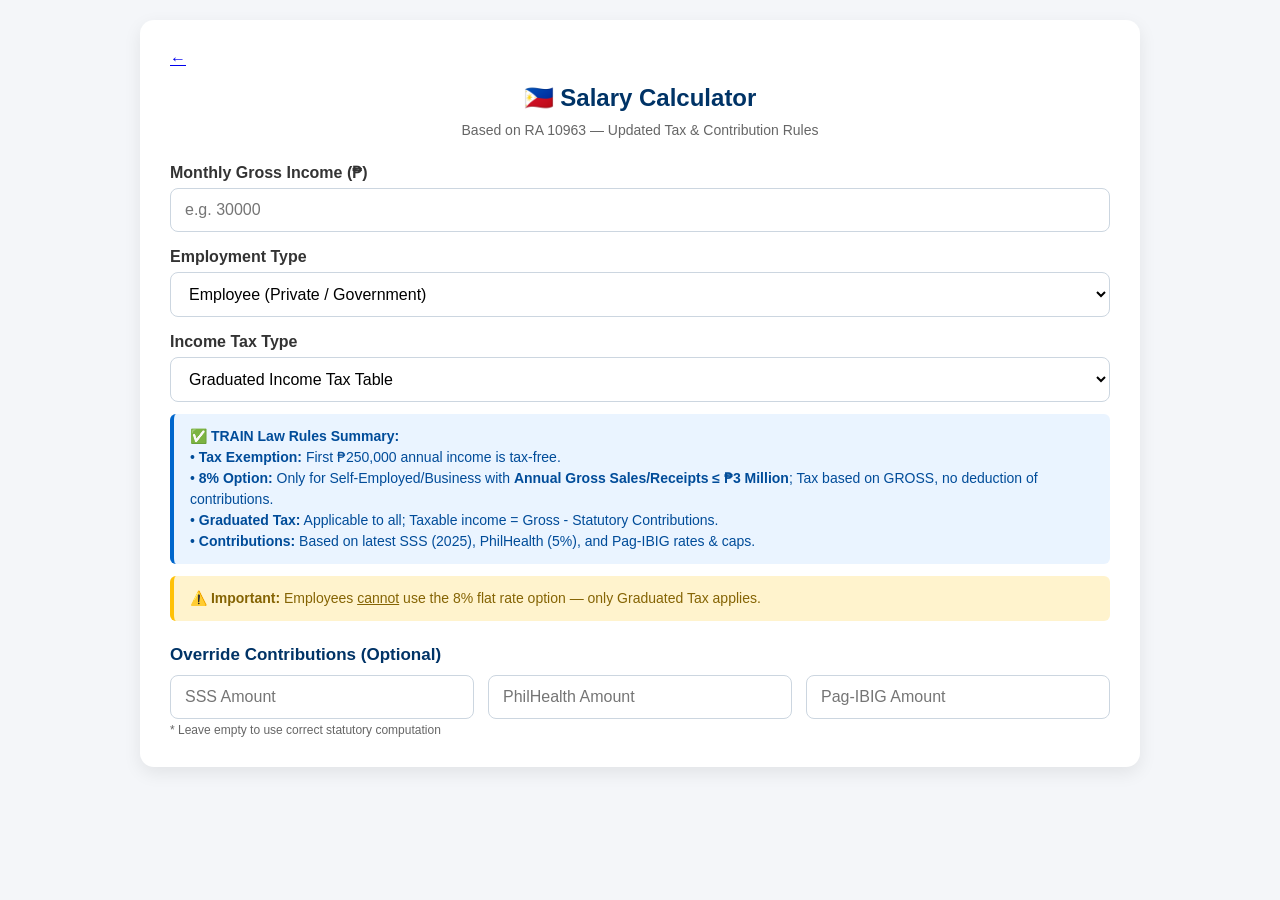
<file: project2.html>
<!DOCTYPE html>
<html lang="en">
<head>
<meta charset="UTF-8" />
<meta name="viewport" content="width=device-width, initial-scale=1.0"/>
<title>Salary Calculator</title>

<style>
  * {
    box-sizing: border-box;
  }
  body{
    font-family: 'Arial', sans-serif;
    background-color: #f4f6f9;
    margin:0;
    padding:20px;
  }

  .container{
    max-width:1000px;
    margin:auto;
    background:#ffffff;
    padding:30px;
    border-radius:14px;
    box-shadow: 0 6px 18px rgba(0,0,0,0.08);
  }

  h1{
    text-align:center;
    color:#003366;
    margin-bottom:10px;
    font-size:24px;
  }

  .subtitle {
    text-align:center;
    color:#666;
    font-size:14px;
    margin-bottom:25px;
  }

  label{
    display:block;
    margin-top:16px;
    margin-bottom:6px;
    font-weight:600;
    color:#333;
  }

  input, select{
    width:100%;
    padding:12px 14px;
    border-radius:8px;
    border:1px solid #ccd6e0;
    font-size:16px;
    background-color:#fff;
    transition: border 0.2s;
  }

  input:focus, select:focus{
    outline:none;
    border-color:#0066cc;
  }

  .grid{
    display:grid;
    grid-template-columns: repeat(auto-fit, minmax(220px, 1fr));
    gap:14px;
    margin-top:8px;
  }

  .note-box {
    background-color: #eaf4ff;
    border-left:4px solid #0066cc;
    padding:12px 16px;
    border-radius:6px;
    margin:12px 0;
    font-size:14px;
    color:#004c99;
    line-height:1.5;
  }

  .warning-note{
    background-color: #fff3cd;
    border-left:4px solid #ffc107;
    color:#856404;
  }

  .disabled-note{
    color:#b00020;
    font-size:13px;
    margin-top:6px;
  }

  .result{
    margin-top:24px;
    background-color:#eef5ff;
    padding:22px 26px;
    border-radius:12px;
    display:none;
  }

  .result h3{
    color:#003366;
    margin-top:0;
    margin-bottom:16px;
    font-size:18px;
  }

  .line{
    display:flex;
    justify-content:space-between;
    padding:6px 0;
    font-size:15px;
  }

  .line.total-contrib {
    font-weight:600;
    color:#004c99;
  }

  .line.net{
    font-size:22px;
    font-weight:bold;
    color:#00882b;
    border-top:1px solid #bcd2e8;
    padding-top:12px;
    margin-top:4px;
  }

  hr {
    border: none;
    border-top:1px solid #dde6f0;
    margin:20px 0;
  }

  .section-heading {
    font-size:17px;
    font-weight: bold;
    color:#003366;
    margin:24px 0 10px;
  }
</style>
</head>
 
<body>

<div class="container">

     <a href="portfolio.html" class="back-link"><strong>←</strong></a>

<h1>🇵🇭 Salary Calculator</h1>
<div class="subtitle">Based on RA 10963 — Updated Tax & Contribution Rules</div>

<label>Monthly Gross Income (₱)</label>
<input type="number" id="gross" placeholder="e.g. 30000" oninput="calculate()">

<label>Employment Type</label>
<select id="type" onchange="calculate()">
  <option value="employee">Employee (Private / Government)</option>
  <option value="self">Self-Employed / Professional</option>
  <option value="business">Sole Proprietor / Business Owner</option>
</select>

<label>Income Tax Type</label>
<select id="taxType" onchange="calculate()">
  <option value="graduated">Graduated Income Tax Table</option>
  <option value="8percent">8% Flat Income Tax Rate</option>
</select>

<div id="taxNote" class="disabled-note"></div>

<div class="note-box">
  ✅ <strong>TRAIN Law Rules Summary:</strong><br>
  • <strong>Tax Exemption:</strong> First ₱250,000 annual income is tax-free.<br>
  • <strong>8% Option:</strong> Only for Self-Employed/Business with <strong>Annual Gross Sales/Receipts ≤ ₱3 Million</strong>; Tax based on GROSS, no deduction of contributions.<br>
  • <strong>Graduated Tax:</strong> Applicable to all; Taxable income = Gross - Statutory Contributions.<br>
  • <strong>Contributions:</strong> Based on latest SSS (2025), PhilHealth (5%), and Pag-IBIG rates & caps.
</div>

<div class="note-box warning-note">
  ⚠️ <strong>Important:</strong> Employees <u>cannot</u> use the 8% flat rate option — only Graduated Tax applies.
</div>

<div class="section-heading">Override Contributions (Optional)</div>
<div class="grid">
  <div>
    <input id="sssInput" type="number" placeholder="SSS Amount" oninput="calculate()">
  </div>
  <div>
    <input id="philInput" type="number" placeholder="PhilHealth Amount" oninput="calculate()">
  </div>
  <div>
    <input id="pagibigInput" type="number" placeholder="Pag-IBIG Amount" oninput="calculate()">
  </div>
</div>
<div style="font-size:12px; color:#666; margin-top:4px;">* Leave empty to use correct statutory computation</div>

<div class="result" id="result">

  <h3>📅 Monthly Breakdown</h3>

  <div class="line"><span>Monthly Gross Income</span><span id="g"></span></div>
  <div class="line"><span>SSS Contribution</span><span id="s"></span></div>
  <div class="line"><span>PhilHealth Contribution</span><span id="p"></span></div>
  <div class="line"><span>Pag-IBIG Contribution</span><span id="pi"></span></div>

  <div class="line total-contrib"><span>Total Statutory Contributions</span><span id="c"></span></div>
  <div class="line"><span>Taxable Income</span><span id="t"></span></div>
  <div class="line"><span>Income Tax Due</span><span id="tx"></span></div>

  <div class="line net"><span>📌 Net Take-Home Pay</span><span id="n"></span></div>

  <hr>

  <h3>📆 Annual Summary</h3>

  <div class="line"><span>Annual Gross Income</span><span id="ag"></span></div>
  <div class="line"><span>Annual Contributions</span><span id="ac"></span></div>
  <div class="line"><span>Annual Income Tax</span><span id="at"></span></div>
  <div class="line net"><span>📌 Annual Net Income</span><span id="an"></span></div>

</div>

</div>

<script>

function money(x){
  return "₱ " + x.toLocaleString('en-PH', {minimumFractionDigits:2, maximumFractionDigits:2});
}

function calculate(){

  let gross = parseFloat(document.getElementById("gross").value);
  let type = document.getElementById("type").value;
  let taxType = document.getElementById("taxType").value;

  if(!gross || gross <= 0){
    document.getElementById("result").style.display = "none";
    return;
  }

  const annualGross = gross * 12;
  let note = "";
  const taxSelect = document.getElementById("taxType");

  // ==========================================
  // ✅ TRAIN LAW COMPLIANT ELIGIBILITY RULES
  // ==========================================
  const allowed8Percent = 
    (type === "self" || type === "business") && 
    annualGross <= 3000000;

  // Disable 8% if not eligible
  if (!allowed8Percent) {
    if (taxType === "8percent") {
      taxType = "graduated";
      taxSelect.value = "graduated";
    }
    taxSelect.options[1].disabled = true;
    note = type === "employee" 
      ? "⚠️ 8% rate NOT allowed: Employees must use Graduated Income Tax." 
      : "⚠️ 8% rate NOT allowed: Annual gross exceeds ₱3,000,000 — Graduated Tax applies.";
  } else {
    taxSelect.options[1].disabled = false;
  }
  document.getElementById("taxNote").innerText = note;

  // ==========================================
  // ✅ CONTRIBUTIONS — LATEST OFFICIAL RATES
  // ==========================================
  const sssInput = document.getElementById("sssInput").value;
  const philInput = document.getElementById("philInput").value;
  const pagibigInput = document.getElementById("pagibigInput").value;

  // --- SSS (2025 Rates) ---
  // Employee: 4.5% | Self-Employed: 11% | MSC Cap = ₱30,000 → Max = ₱1,350 / ₱3,300
  let sss;
  if (sssInput !== "") {
    sss = +sssInput;
  } else {
    const mscCap = 30000;
    const sssBase = Math.min(gross, mscCap);
    sss = type === "employee" ? sssBase * 0.045 : sssBase * 0.11;
  }

  // --- PhilHealth (5% uniform rate — shared 50-50 for employees) ---
  // Minimum Income Floor: ₱10,000 | Maximum Income Ceiling: ₱100,000
  let phil;
  if (philInput !== "") {
    phil = +philInput;
  } else {
    const floor = 10000;
    const ceiling = 100000;
    const philBase = Math.max(floor, Math.min(gross, ceiling));
    // Employee pays half (2.5%), Self-Employed pays full (5%)
    phil = type === "employee" ? philBase * 0.025 : philBase * 0.05;
  }

  // --- Pag-IBIG (2% max, capped at ₱200/month) ---
  let pagibig;
  if (pagibigInput !== "") {
    pagibig = +pagibigInput;
  } else {
    const pagibigBase = Math.min(gross, 10000); // contribution base capped at 10k
    pagibig = pagibigBase * 0.02;
  }

  const totalContrib = sss + phil + pagibig;

  // ==========================================
  // ✅ TAXABLE INCOME RULES
  // ==========================================
  let taxableMonthly, taxableAnnual;

  if (taxType === "8percent") {
    // 8% RULE: Tax based on GROSS INCOME — NO deduction of contributions
    taxableAnnual = Math.max(0, annualGross - 250000); // Apply ₱250K exemption
    taxableMonthly = taxableAnnual / 12;
  } else {
    // GRADUATED RULE: Taxable = Gross - Contributions
    taxableMonthly = gross - totalContrib;
    taxableAnnual = taxableMonthly * 12;
  }

  // ==========================================
  // ✅ GRADUATED TAX TABLE (TRAIN LAW EXACT)
  // ==========================================
  let tax = 0;

  if (taxType === "8percent") {
    tax = taxableMonthly * 0.08;
  } else {
    if (taxableAnnual <= 250000) {
      tax = 0;
    } else if (taxableAnnual <= 400000) {
      tax = (taxableAnnual - 250000) * 0.15 / 12;
    } else if (taxableAnnual <= 800000) {
      tax = (22500 + ((taxableAnnual - 400000) * 0.20)) / 12;
    } else if (taxableAnnual <= 2000000) {
      tax = (102500 + ((taxableAnnual - 800000) * 0.25)) / 12;
    } else if (taxableAnnual <= 8000000) {
      tax = (402500 + ((taxableAnnual - 2000000) * 0.30)) / 12;
    } else {
      tax = (2202500 + ((taxableAnnual - 8000000) * 0.35)) / 12;
    }
  }

  tax = Math.max(tax, 0);

  // ==========================================
  // ✅ FINAL COMPUTATION
  // ==========================================
  const netPay = gross - totalContrib - tax;

  const annualContrib = totalContrib * 12;
  const annualTax = tax * 12;
  const annualNet = netPay * 12;

  // ==========================================
  // ✅ DISPLAY RESULTS
  // ==========================================
  document.getElementById("result").style.display = "block";

  document.getElementById("g").innerText = money(gross);
  document.getElementById("s").innerText = money(sss);
  document.getElementById("p").innerText = money(phil);
  document.getElementById("pi").innerText = money(pagibig);

  document.getElementById("c").innerText = money(totalContrib);
  document.getElementById("t").innerText = money(taxableMonthly);
  document.getElementById("tx").innerText = money(tax);
  document.getElementById("n").innerText = money(netPay);

  document.getElementById("ag").innerText = money(annualGross);
  document.getElementById("ac").innerText = money(annualContrib);
  document.getElementById("at").innerText = money(annualTax);
  document.getElementById("an").innerText = money(annualNet);
}

</script>

</body>
</html>
</file>
<file: style.css>
/* Base Reset & Global Styles */
* {
  margin: 0;
  padding: 0;
  box-sizing: border-box;
  font-family: 'Segoe UI', Roboto, Oxygen, Ubuntu, Cantarell, sans-serif;
}

body {
  background-color: #f8f9fa;
  color: #2d3436;
  line-height: 1.6;
  max-width: 900px;
  margin: 0 auto;
  padding: 2rem 1.5rem;
}

/* Header & Intro */
.intro {
  text-align: center;
  margin-bottom: 4rem;
  padding-bottom: 2rem;
  border-bottom: 1px solid #e0e0e0;
}

.intro p {
  font-size: 1.1rem;
  color: #4a4a4a;
}

/* Section Styles */
.section {
  background: #ffffff;
  border-radius: 12px;
  padding: 2rem;
  margin-bottom: 2rem;
  box-shadow: 0 2px 8px rgba(0, 0, 0, 0.05);
  transition: transform 0.2s ease, box-shadow 0.2s ease;
}

.section:hover {
  transform: translateY(-3px);
  box-shadow: 0 4px 12px rgba(0, 0, 0, 0.08);
}

.section h2 {
  font-size: 1.4rem;
  color: #1a73e8;
  margin-bottom: 1rem;
  display: flex;
  align-items: center;
  gap: 0.5rem;
}

.section p {
  font-size: 1rem;
  color: #5f6368;
}

/* Core Message */
.core-message {
  text-align: center;
  font-size: 1.3rem;
  font-weight: 600;
  color: #202124;
  margin-top: 3rem;
  padding: 2rem;
  background-color: #e8f0fe;
  border-radius: 12px;
  font-style: italic;
}

/* Link Styles */
a {
  color: #1a73e8;
  text-decoration: none;
  font-weight: 500;
}

a:hover {
  text-decoration: underline;
}

/* Responsive Design */
@media (max-width: 600px) {
  body {
    padding: 1rem;
  }

  .section {
    padding: 1.5rem;
  }

  .core-message {
    font-size: 1.1rem;
    padding: 1.5rem;
  }
}
</file>
